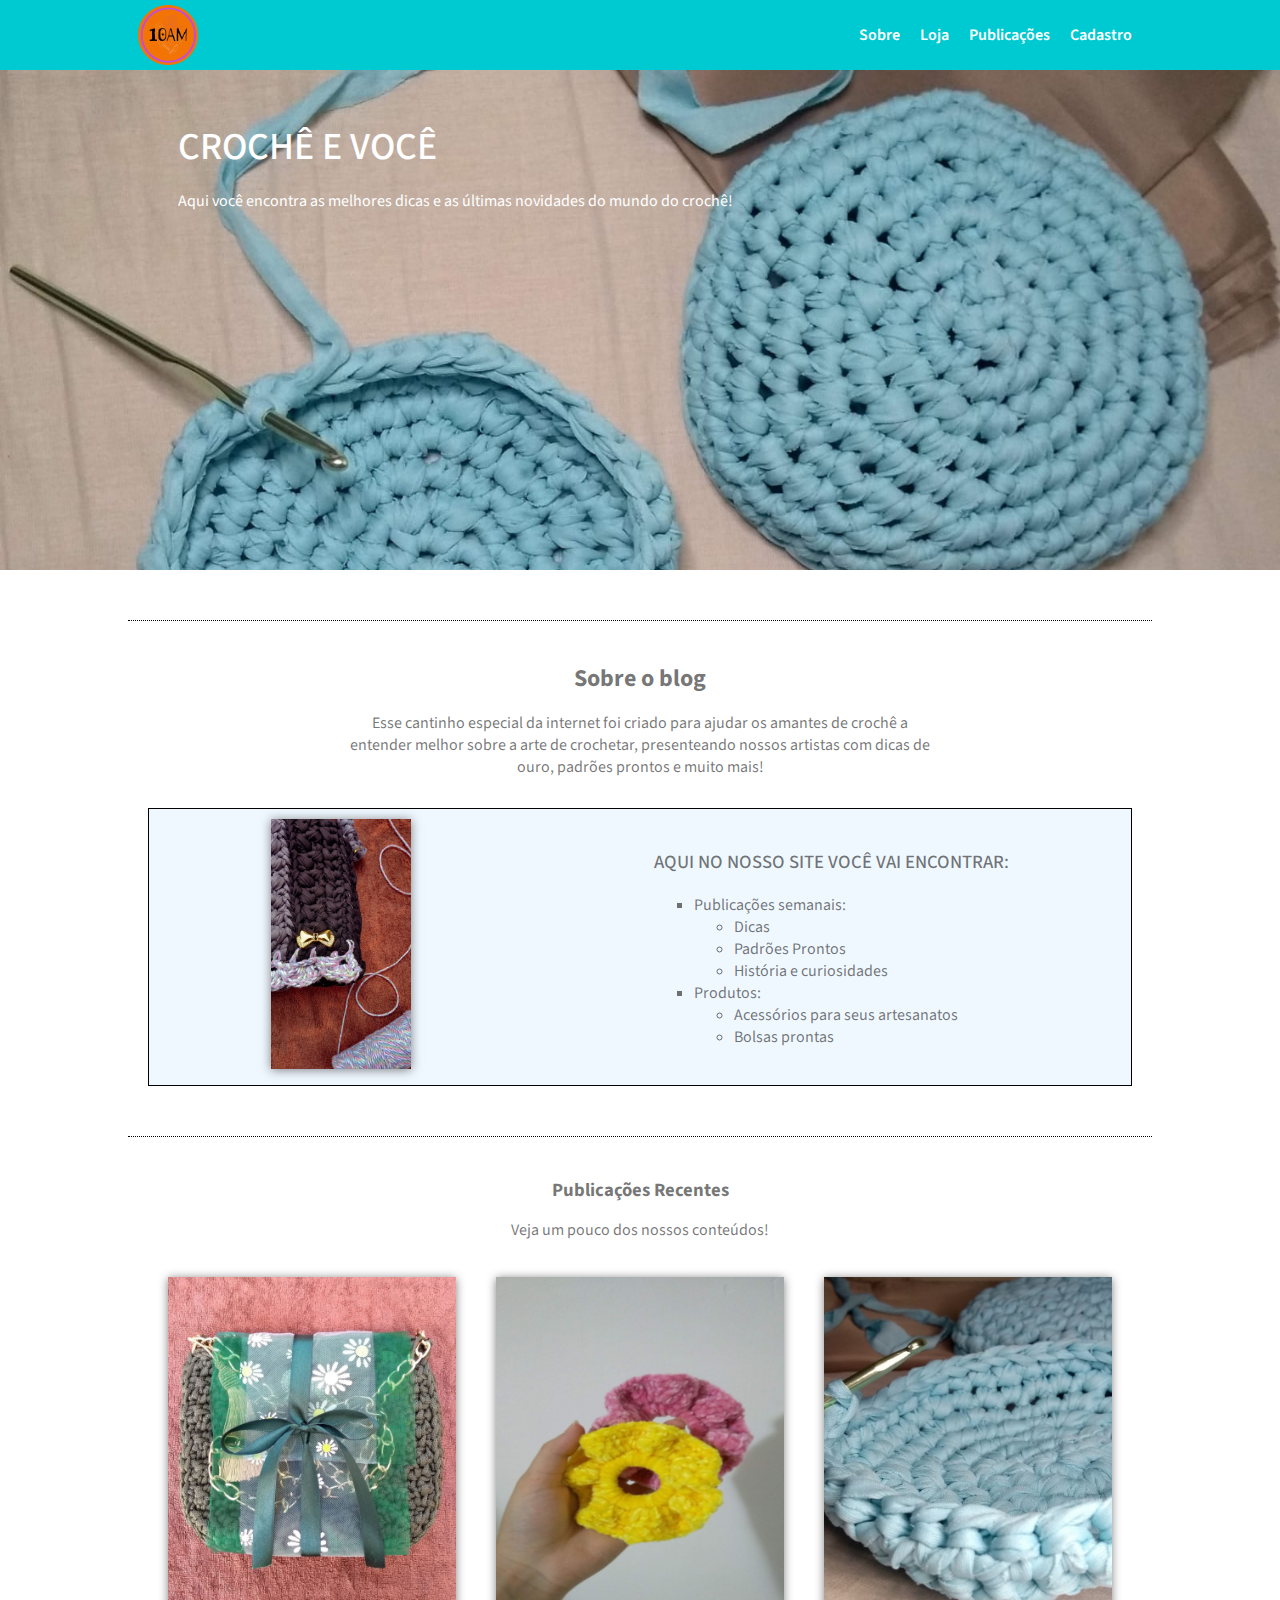
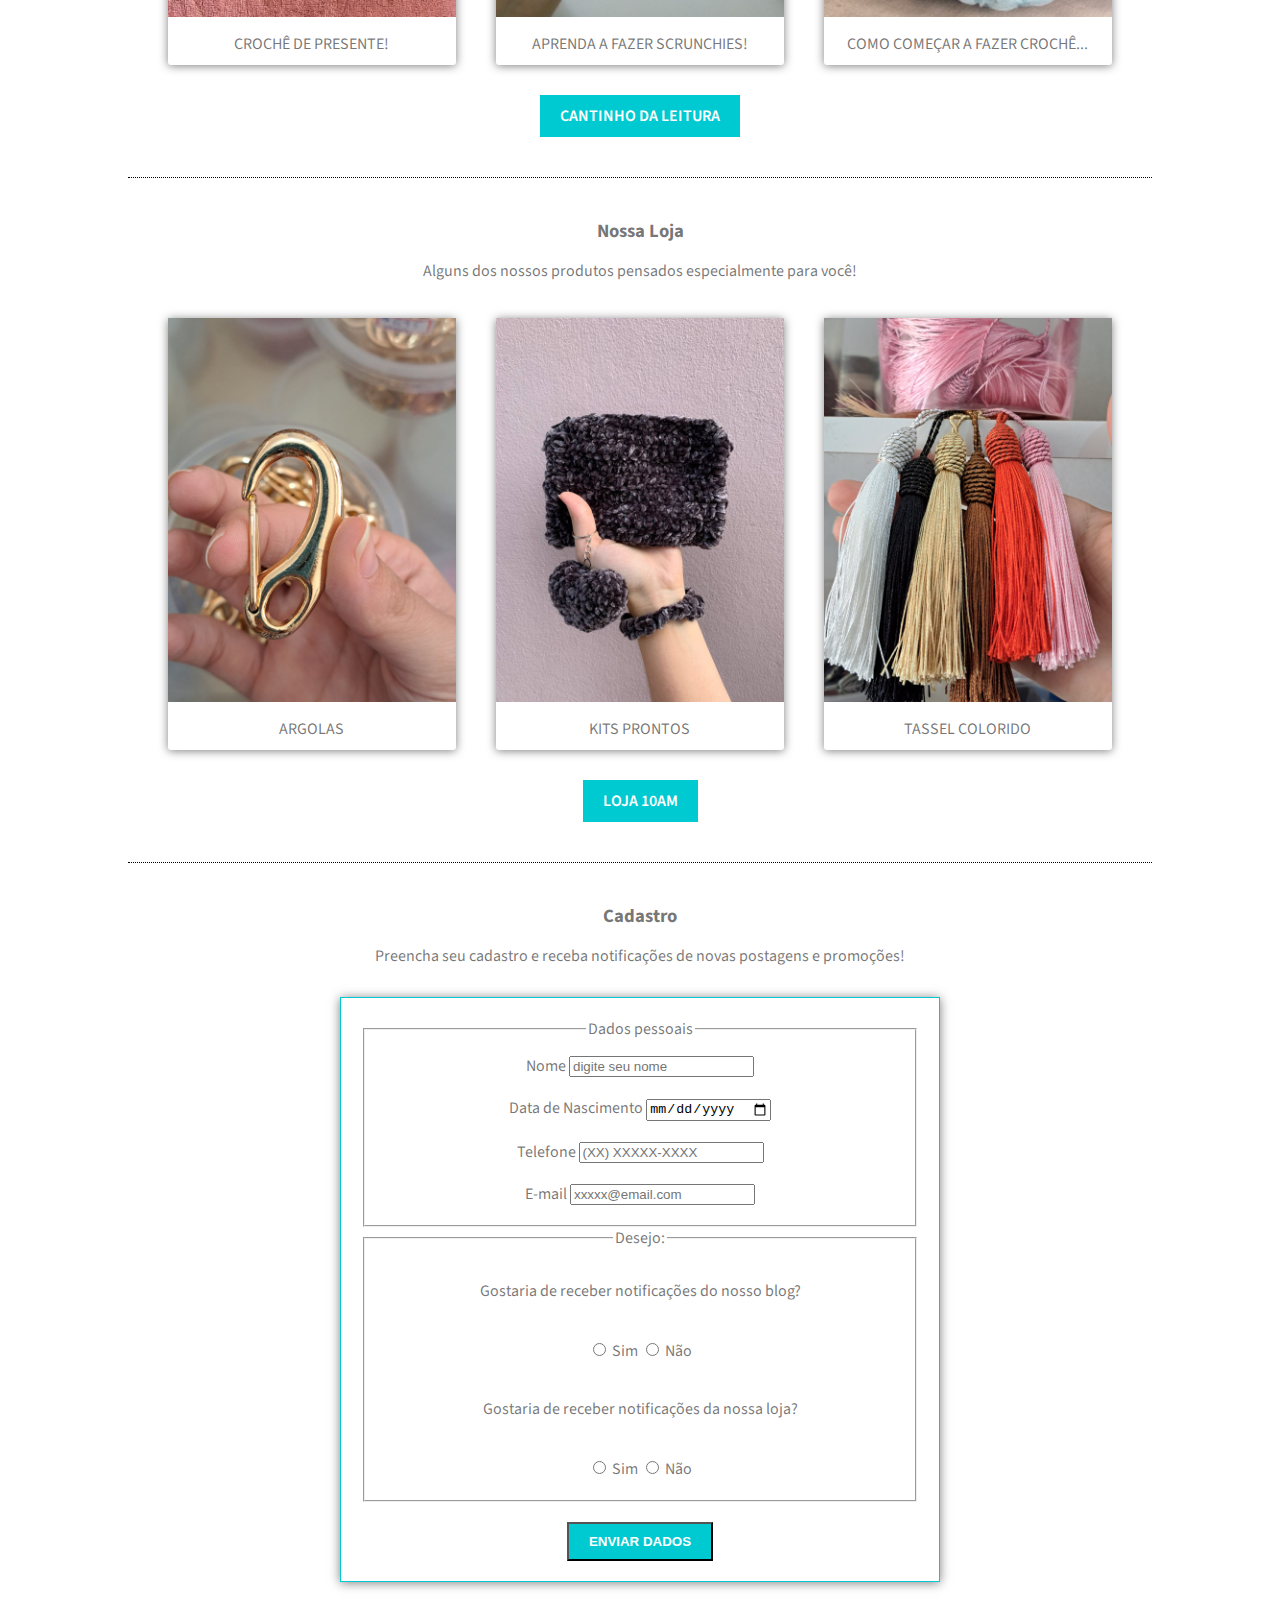
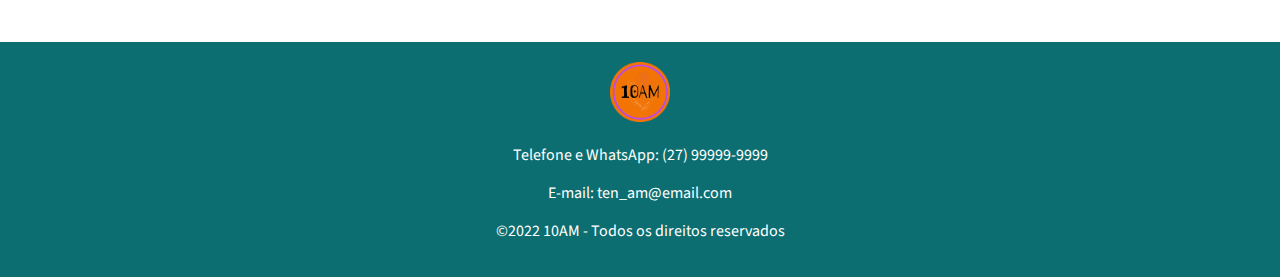
<file: index.html>
<!DOCTYPE html>
<html lang="pt-BR">
<head>

  <meta charset="UTF-8">
  <meta name="viewport" content="width=device-width, initial-scale=1.0">
  <meta name="description" content="Aprenda tudo sobre crochê e encontre os melhores materiais no mesmo lugar.">
  <link rel="stylesheet" href="estilo.css">
  <link href="https://fonts.googleapis.com/css2?family=Source+Sans+Pro:ital,wght@0,200;0,300;0,400;0,600;0,700;0,900;1,200;1,300;1,400;1,600;1,700;1,900&display=swap" rel="stylesheet">
  <title>Mundo do Crochê</title>

</head>

<body>

  <header class="topo">
    <div class="container-topo">
      <div class="topo-titulo">
        <a href="index.html">
          <img class="topo-logo" src="imagens/logo.png" alt="Logo" title="10AM Logo">
        </a>
      </div>

      <nav class="topo-links">
        <a href="#sobre">Sobre</a>
        <a href="loja.html">Loja</a>
        <a href="blog.html">Publicações</a>
        <a href="#contato">Cadastro</a>
      </nav>
    </div>

  </header>

  <main>

    <section class="introducao">
      <div class="introducao-titulo">
        <h1>Crochê e Você</h1>
        <p> Aqui você encontra as melhores dicas e as últimas novidades do mundo do crochê!</p>
      </div>
    </section>

    <section id="sobre" class="secao-sobre container">
      <div class="container-conteudo">
        <h2>Sobre o blog</h2>
        <p>Esse cantinho especial da internet foi criado para ajudar os amantes de crochê a entender melhor sobre a arte de crochetar, presenteando
            nossos artistas com dicas de ouro, padrões prontos e muito mais!</p>
      </div>

      <div class="box-sobre">
        <div>
            <img src="imagens/wallpaper-bolsa-fio.jpeg" alt="imagem bolsa" title="Imagem bolsa crochê">
        </div>

        <div>
          <h3>Aqui no nosso site você vai encontrar:</h3>
          <ul style="list-style-type:square">
            <li>Publicações semanais:</li>
                <ul>
                    <li>Dicas</li>
                    <li>Padrões Prontos</li>
                    <li>História e curiosidades</li>
                </ul>
            <li>Produtos:</li>
                <ul>
                    <li>Acessórios para seus artesanatos</li>
                    <li>Bolsas prontas</li>
                </ul>
          </ul>
        </div>
      </div>
    </section>

    <section id="publicacoes" class="secao-info container">
        <div class="container-conteudo">
          <h3>Publicações Recentes</h3>
          <p>Veja um pouco dos nossos conteúdos!</p>
        </div>
  
        <div class="box-informacao">
          <figure class="box-info">
            <img src="imagens/bolsa-verde-escuro-embrulhada.jpeg" alt="Imagem de um presente" title="Imagem de um presente">
            <figcaption>Crochê de presente!</figcaption>
          </figure>
  
          <figure class="box-info">
            <img src="imagens/xuxinhas-rosa-amarela.jpeg" alt="Imagem de scrunchies" title="Imagem de scrunchies">
            <figcaption>Aprenda a fazer scrunchies!</figcaption>
          </figure>
  
          <figure class="box-info">
            <img src="imagens/wallpaper-bolsa-redonda.jpeg" alt="Imagem de crochê" title="Imagem de crochê">
            <figcaption>Como começar a fazer crochê...</figcaption>
          </figure>
        </div>
  
        <div class="box-link">
          <a class="link-publicacao" href="blog.html">Cantinho da Leitura</a>
        </div>
      </section>

    <section id="loja" class="secao-info container">
      <div class="container-conteudo">
        <h3>Nossa Loja</h3>
        <p>Alguns dos nossos produtos pensados especialmente para você!</p>
      </div>

      <div class="box-informacao">
        <figure class="box-info">
          <img src="imagens/argola-padrao-dourada.jpeg" alt="Imagem de uma argola dourada" title="Imagem de uma argola dourada">
          <figcaption>Argolas</figcaption>
        </figure>

        <figure class="box-info">
          <img src="imagens/kit-carteira-xuxinha-chaveiro.jpeg" alt="Imagem de um kit" title="Imagem de um kit">
          <figcaption>Kits prontos</figcaption>
        </figure>

        <figure class="box-info">
          <img src="imagens/tassels.jpeg" alt="Imagem de tassels" title="Imagem de tassels">
          <figcaption>Tassel colorido</figcaption>
        </figure>
      </div>

      <div class="box-link">
        <a class="link-loja" href="loja.html">Loja 10AM</a>
      </div>
    </section>

    <section id="contato" class="secao-contato container">
        <div class="container-conteudo">
            <h3>Cadastro</h3>
            <p>Preencha seu cadastro e receba notificações de novas postagens e promoções!</p>
            <form method="post" action="">
                <fieldset>
                    <legend>Dados pessoais</legend>
                    <div class="grupo-campo">
                        <label>Nome</label>
                        <input type="text" name="nome" placeholder="digite seu nome" required>
                    </div>
                    <div class="grupo-campo">
                        <label>Data de Nascimento</label>
                        <input type="date" name="data_nascimento" required>
                    </div>
                    <div class="grupo-campo">
                        <label>Telefone</label>
                        <input type="tel" name="telefone" placeholder="(XX) XXXXX-XXXX" required>
                    </div>
                    <div class="grupo-campo">
                        <label>E-mail</label>
                        <input type="email" name="e-mail" placeholder="xxxxx@email.com" required>
                    </div>
                </fieldset>
                <fieldset>
                    <legend>Desejo:</legend>
                    <div class="grupo-campo">
                        <p>Gostaria de receber notificações do nosso blog?</p><br>
                        <input type="radio" name="resposta" id="postagem-sim" value="sim" required/>
                        <label for="postagem-sim">Sim</label>
                        <input type="radio" name="resposta" id="postagem-nao" value="nao"/>
                        <label for="postagem-nao">Não</label>
                    </div>
                    <div class="grupo-campo">
                        <p>Gostaria de receber notificações da nossa loja?</p><br>
                        <input type="radio" name="resposta" id="loja-sim" value="sim" required/>
                        <label for="loja-sim">Sim</label>
                        <input type="radio" name="resposta" id="loja-nao" value="nao"/>
                        <label for="loja-nao">Não</label>
                    </div>
                </fieldset>
                <button type="submit">Enviar dados</button>
            </form>
        </div>
    </section>
  </main>

  <footer>
    <div class="container-footer">
      <img class="topo-logo" src="imagens/logo.png" alt="Logo" title="10AM Logo">

      <p>
        Telefone e WhatsApp: (27) 99999-9999
      </p>
      <p>
        E-mail: ten_am@email.com
      </p>

      <p>
        ©2022 10AM - Todos os direitos reservados
      </p>
    </div>
  </footer>
</body>
</html>
</file>
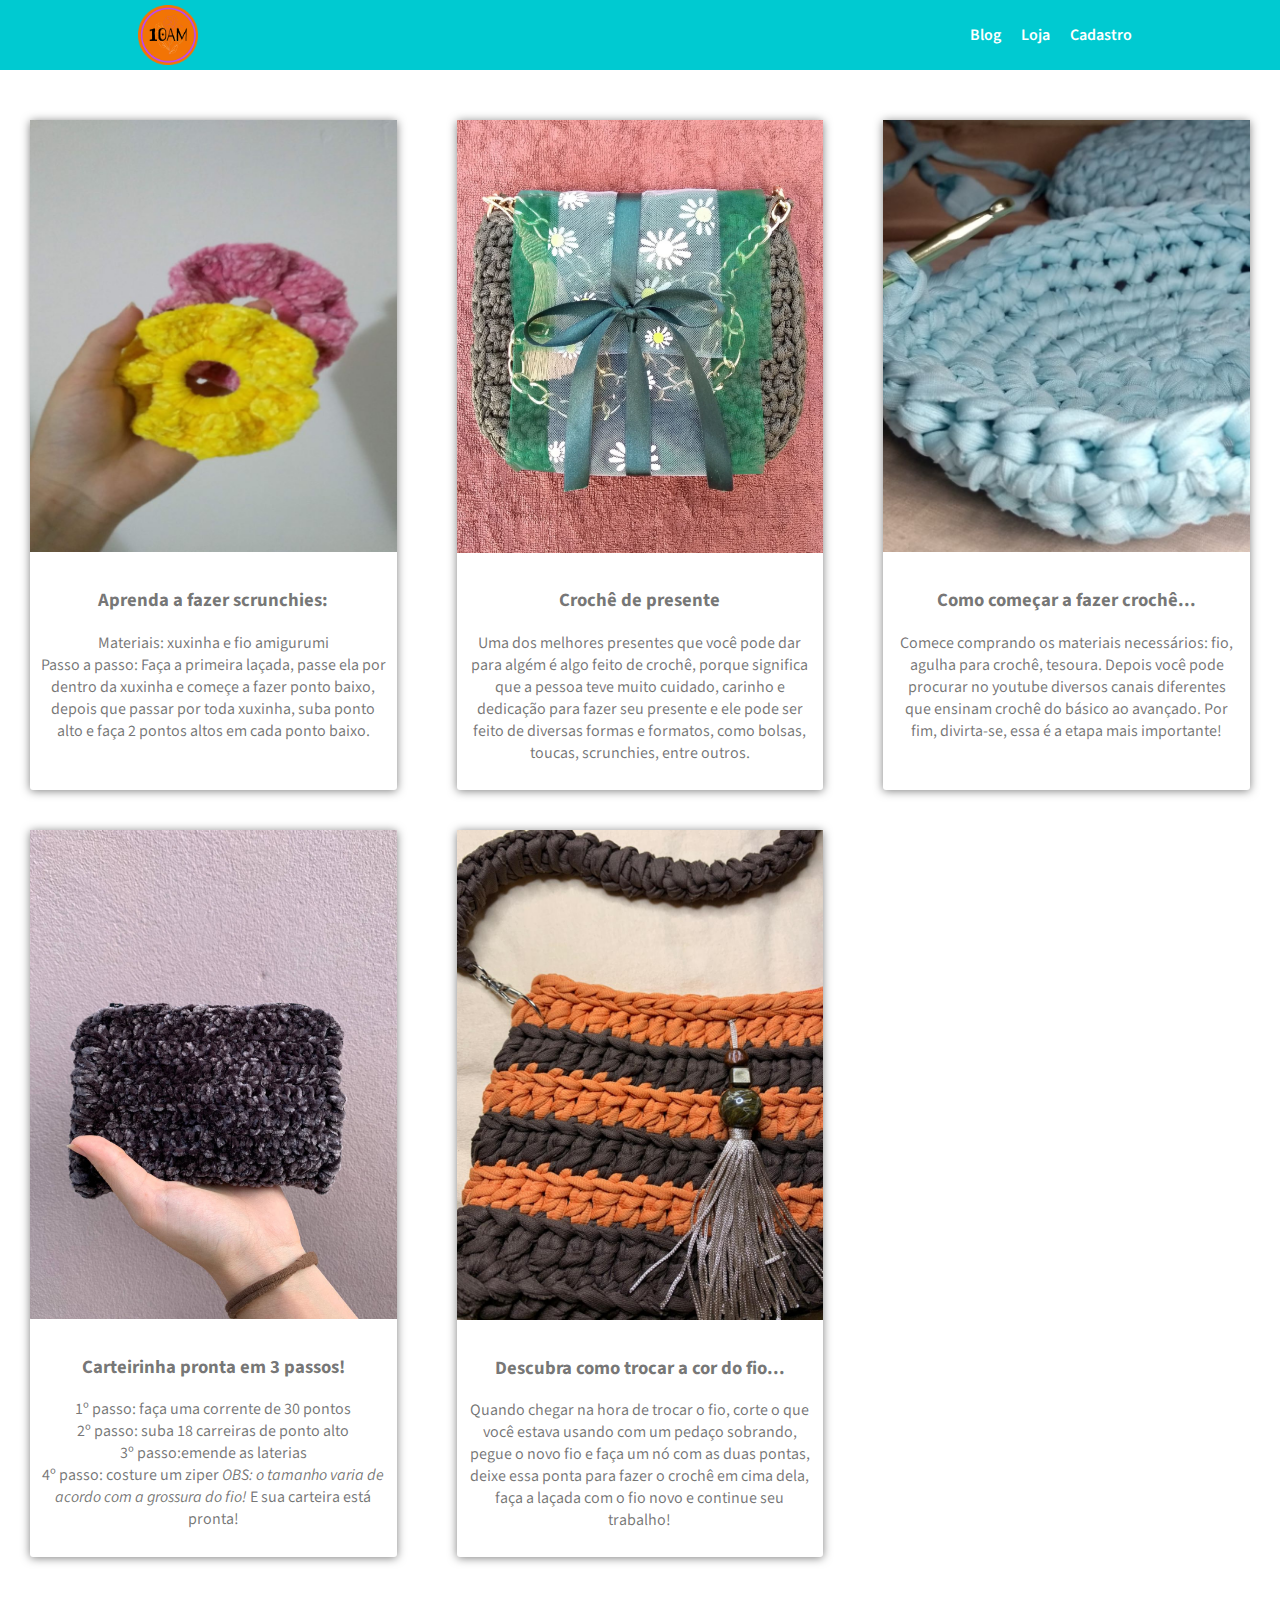
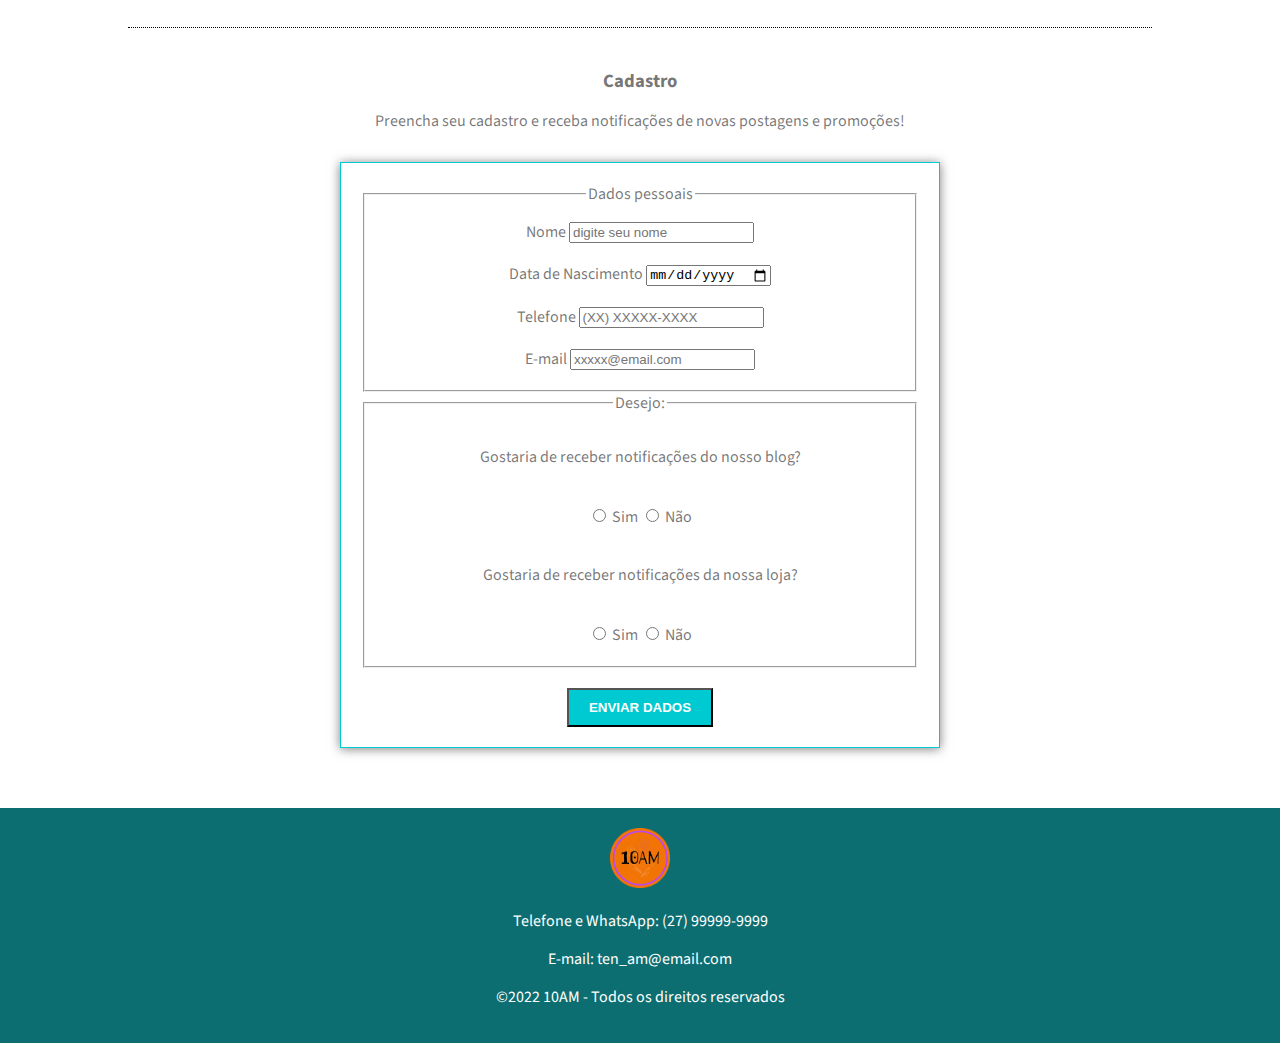
<file: blog.html>
<!DOCTYPE html>
<html lang="pt-BR">
<head>
    <meta charset="UTF-8">
    <meta name="viewport" content="width=device-width, initial-scale=1.0">
    <link rel="stylesheet" href="estilo.css">
    <link rel="stylesheet" href="estilo-blog.css">
    <link href="https://fonts.googleapis.com/css2?family=Source+Sans+Pro:ital,wght@0,200;0,300;0,400;0,600;0,700;0,900;1,200;1,300;1,400;1,600;1,700;1,900&display=swap" rel="stylesheet">
    <title>Cantinho da Leitura</title>
</head>

<body>

    <header class="topo">
        <div class="container-topo">
            <div class="topo-titulo">
                <a href="index.html">
                    <img class="topo-logo" src="imagens/logo.png" alt="Logo" title="10AM Logo">
                </a>
            </div>
    
            <nav class="topo-links">
                <a href="index.html">Blog</a>
                <a href="loja.html">Loja</a>
                <a href="#contato">Cadastro</a>
            </nav>
        </div>
    </header>

    <main>
        <section class="blog">
            <div class="box-blog">
                <img src="imagens/xuxinhas-rosa-amarela.jpeg" alt="imagem xuxinhas" title="imagem xuxinhas-rosa-amarela">
                <div class="blog-descricao">
                    <h3>Aprenda a fazer scrunchies:</h3>
                    <p><span>Materiais:</span> xuxinha e fio amigurumi 
                    <br><span>Passo a passo:</span> Faça a primeira laçada, passe ela por dentro da xuxinha
                    e começe a fazer ponto baixo, depois que passar por toda xuxinha, suba ponto alto e 
                    faça 2 pontos altos em cada ponto baixo. </p>
                </div>
            </div>
            <div class="box-blog">
                <img src="imagens/bolsa-verde-escuro-embrulhada.jpeg" alt="imagem bolsa" title="imagem bolsa embrulhada">
                <div class="blog-descricao">
                    <h3>Crochê de presente</h3>
                    <p>Uma dos melhores presentes que você pode dar para algém é algo feito de crochê, porque
                    significa que a pessoa teve muito cuidado, carinho e dedicação para fazer seu presente e ele 
                    pode ser feito de diversas formas e formatos, como bolsas, toucas, scrunchies, entre outros.</p>               
                </div>
            </div>
            <div class="box-blog">
                <img src="imagens/wallpaper-bolsa-redonda.jpeg" alt="imagem croche" title="imagem aprendendo crochê">
                <div class="blog-descricao">
                    <h3>Como começar a fazer crochê...</h3>
                    <p>Comece comprando os materiais necessários: fio, agulha para crochê, tesoura. Depois 
                    você pode procurar no youtube diversos canais diferentes que ensinam crochê do básico ao
                    avançado. Por fim, divirta-se, essa é a etapa mais importante!</p>
                </div>
            </div>
            <div class="box-blog">
                <img src="imagens/carteira.jpeg" alt="imagem carteira" title="imagem carteira">
                <div class="blog-descricao">
                    <h3>Carteirinha pronta em 3 passos!</h3>
                    <p>1º passo: faça uma corrente de 30 pontos <br>
                    2º passo: suba 18 carreiras de ponto alto <br>
                    3º passo:emende as laterias <br>
                    4º passo: costure um ziper
                    <i>OBS: o tamanho varia de acordo com a grossura do fio!</i>
                    E sua carteira está pronta!</p>
                </div>
            </div>
            <div class="box-blog">
                <img src="imagens/bolsa-abelha.jpeg" alt="imagem bolsa" title="imagem bolsa colorida">
                <div class="blog-descricao">
                    <h3>Descubra como trocar a cor do fio...</h3>
                    <p>Quando chegar na hora de trocar o fio, corte o que você estava usando com um pedaço sobrando,
                    pegue o novo fio e faça um nó com as duas pontas, deixe essa ponta para fazer o 
                    crochê em cima dela, faça a laçada com o fio novo e continue seu trabalho!</p>
                </div>
            </div>
        </section>

        <section id="contato" class="secao-contato container">
            <div class="container-conteudo">
                <h3>Cadastro</h3>
                <p>Preencha seu cadastro e receba notificações de novas postagens e promoções!</p>
                <form method="post" action="">
                    <fieldset>
                        <legend>Dados pessoais</legend>
                        <div class="grupo-campo">
                            <label>Nome</label>
                            <input type="text" name="nome" placeholder="digite seu nome" required>
                        </div>
                        <div class="grupo-campo">
                            <label>Data de Nascimento</label>
                            <input type="date" name="data_nascimento" required>
                        </div>
                        <div class="grupo-campo">
                            <label>Telefone</label>
                            <input type="tel" name="telefone" placeholder="(XX) XXXXX-XXXX" required>
                        </div>
                        <div class="grupo-campo">
                            <label>E-mail</label>
                            <input type="email" name="e-mail" placeholder="xxxxx@email.com" required>
                        </div>
                    </fieldset>
                    <fieldset>
                        <legend>Desejo:</legend>
                        <div class="grupo-campo">
                            <p>Gostaria de receber notificações do nosso blog?</p><br>
                            <input type="radio" name="resposta" id="postagem-sim" value="sim" required/>
                            <label for="postagem-sim">Sim</label>
                            <input type="radio" name="resposta" id="postagem-nao" value="nao"/>
                            <label for="postagem-nao">Não</label>
                        </div>
                        <div class="grupo-campo">
                            <p>Gostaria de receber notificações da nossa loja?</p><br>
                            <input type="radio" name="resposta" id="loja-sim" value="sim" required/>
                            <label for="loja-sim">Sim</label>
                            <input type="radio" name="resposta" id="loja-nao" value="nao"/>
                            <label for="loja-nao">Não</label>
                        </div>
                    </fieldset>
                    <button type="submit">Enviar dados</button>
                </form>
            </div>
        </section>
    </main>

    <footer>
        <div class="container-footer">
          <img class="topo-logo" src="imagens/logo.png" alt="Logo" title="10AM Logo">
    
          <p>
            Telefone e WhatsApp: (27) 99999-9999
          </p>
          <p>
            E-mail: ten_am@email.com
          </p>
    
          <p>
            ©2022 10AM - Todos os direitos reservados
          </p>
        </div>
      </footer>
      
</body>
</html>
</file>
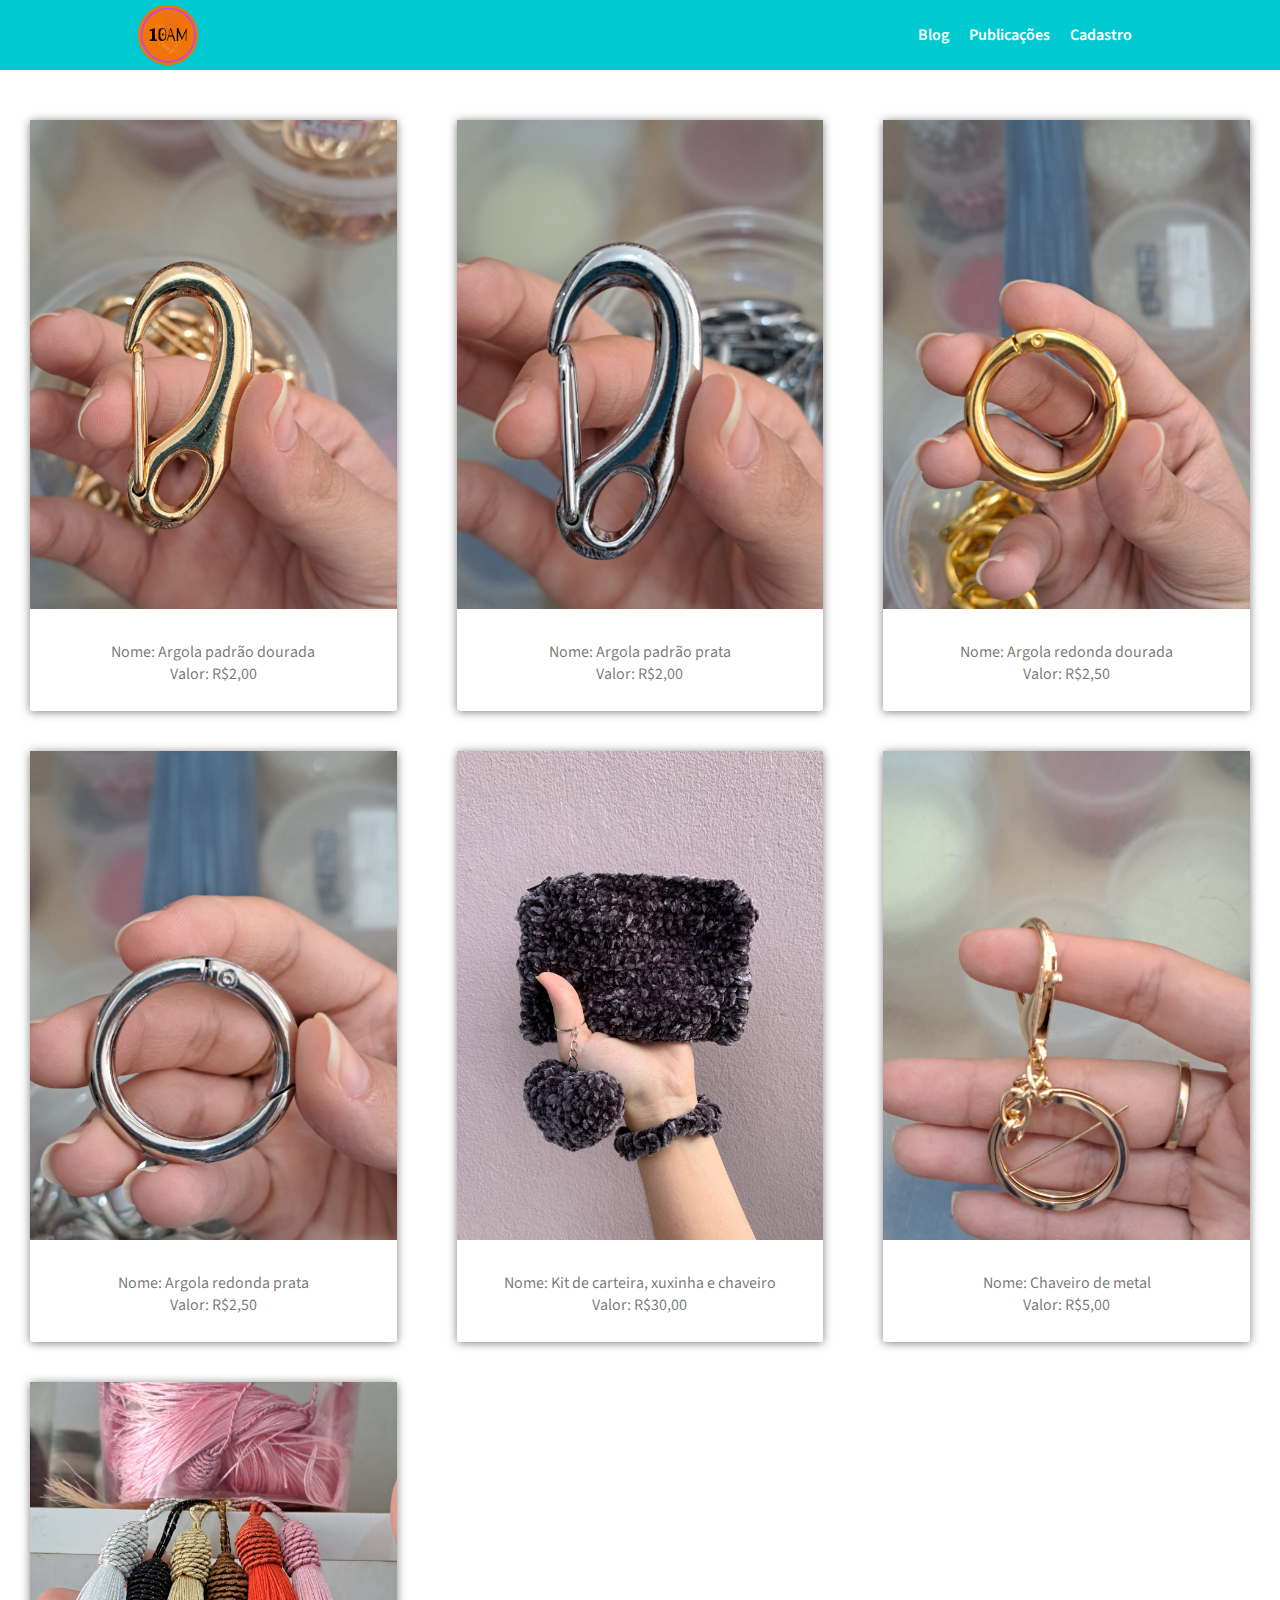
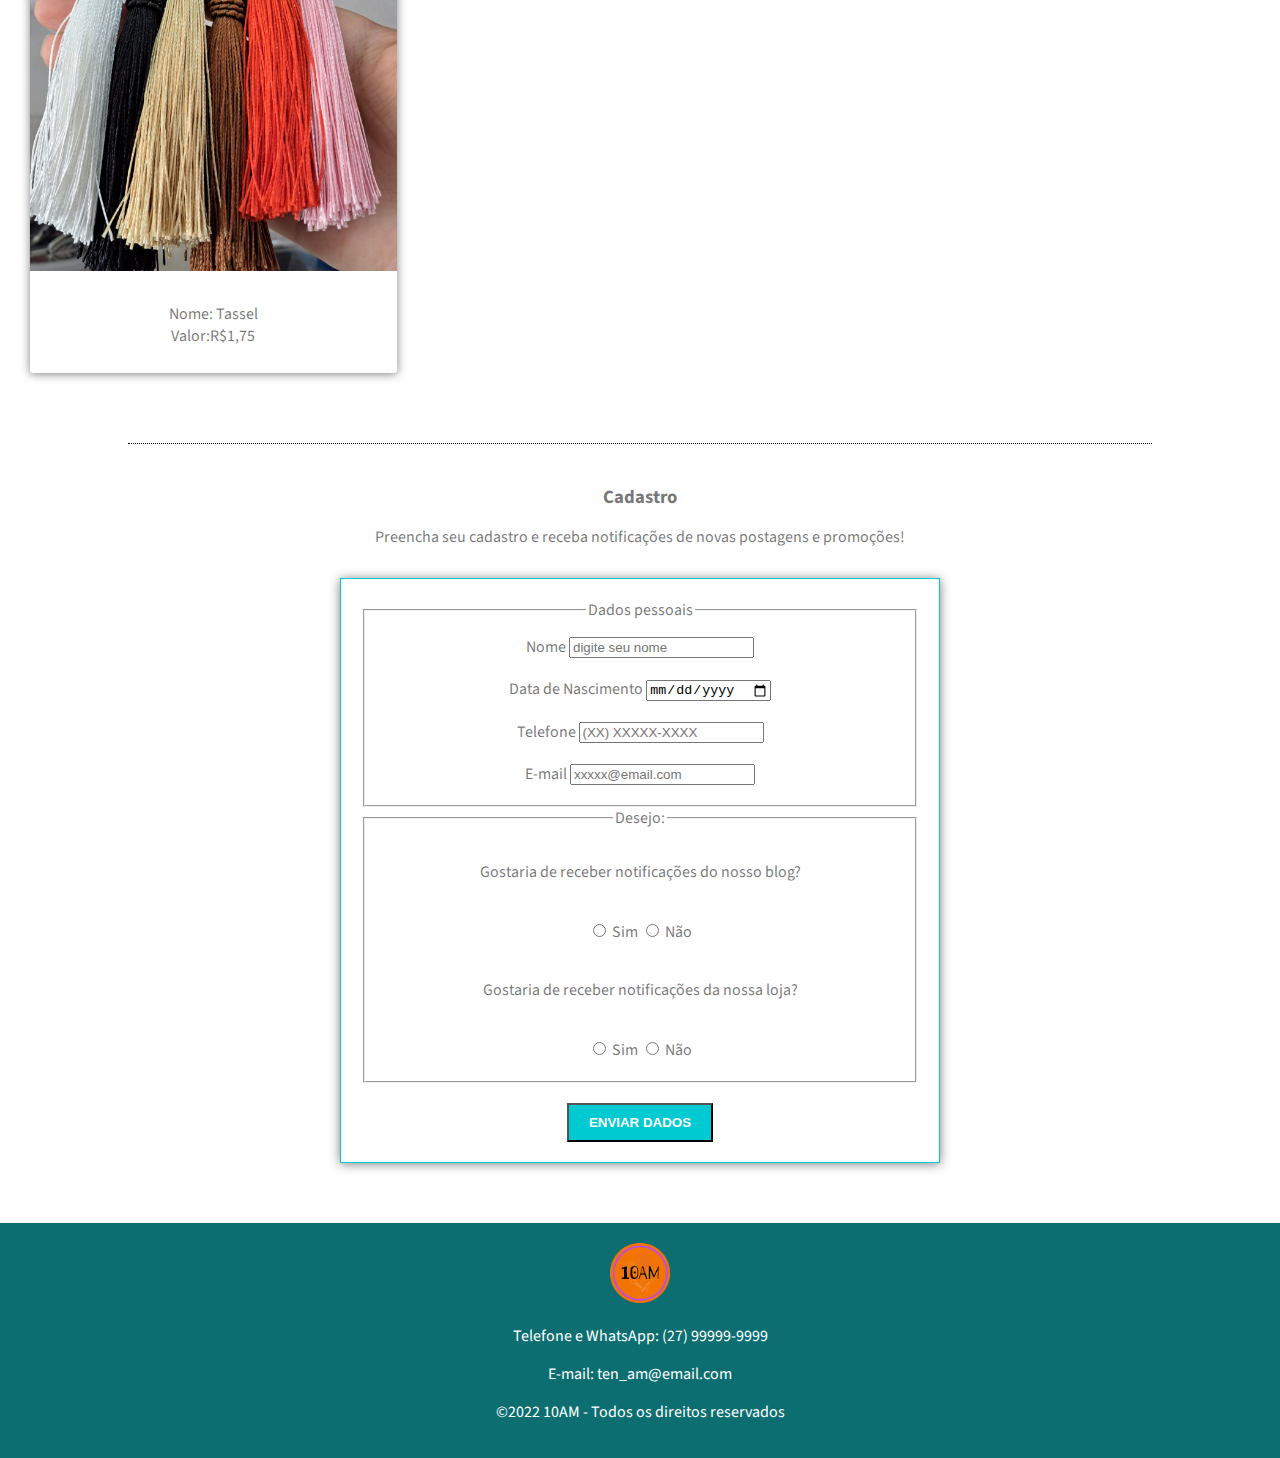
<file: loja.html>
<!DOCTYPE html>
<html lang="pt-BR">
<head>
    <meta charset="UTF-8">
    <meta name="viewport" content="width=device-width, initial-scale=1.0">
    <link rel="stylesheet" href="estilo.css">
    <link rel="stylesheet" href="estilo-loja.css">
    <link href="https://fonts.googleapis.com/css2?family=Source+Sans+Pro:ital,wght@0,200;0,300;0,400;0,600;0,700;0,900;1,200;1,300;1,400;1,600;1,700;1,900&display=swap" rel="stylesheet">
    <title>10AM Loja</title>
</head>

<body>

    <header class="topo">
        <div class="container-topo">
            <div class="topo-titulo">
                <a href="index.html">
                    <img class="topo-logo" src="imagens/logo.png" alt="Logo" title="10AM Logo">
                </a>
            </div>
    
            <nav class="topo-links">
                <a href="index.html">Blog</a>
                <a href="blog.html">Publicações</a>
                <a href="#contato">Cadastro</a>
            </nav>
        </div>
    </header>

    <main>
        <section class="produtos">
            <div class="box-produto">
                <img src="imagens/argola-padrao-dourada.jpeg" alt="imagem argola" title="imagem argola-padrao-dourada">              
                <div class="produto-descricao">
                    <p>Nome: Argola padrão dourada<br>Valor: R$2,00</p>
                </div>
            </div>
            <div class="box-produto">
                <img src="imagens/argola-padrao-prata.jpeg" alt="imagem argola" title="imagem argola-padrao-prata">
                <div class="produto-descricao">
                    <p>Nome: Argola padrão prata<br>Valor: R$2,00</p>
                </div>
            </div>
            <div class="box-produto">
                <img src="imagens/argola-redonda-dourada.jpeg" alt="imagem argola" title="imagem argola-redonda-dourada">
                <div class="produto-descricao">
                    <p>Nome: Argola redonda dourada<br>Valor: R$2,50</p>
                </div>
            </div>
            <div class="box-produto">
                <img src="imagens/argola-redonda-prata.jpeg" alt="imagem argola" title="imagem argola-redonda-prata">
                <div class="produto-descricao">
                    <p>Nome: Argola redonda prata<br>Valor: R$2,50</p>
                </div>
            </div>
            <div class="box-produto">
                <img src="imagens/kit-carteira-xuxinha-chaveiro.jpeg" alt="imagem kit" title="imagem kit-carteira-xuxinha-chaveiro">
                <div class="produto-descricao">
                    <p>Nome: Kit de carteira, xuxinha e chaveiro<br>Valor: R$30,00</p>
                </div>
            </div>
            <div class="box-produto">
                <img src="imagens/chaveiro-metal.jpeg" alt="imagem chaveiro" title="imagem chaveiro-metal">
                <div class="produto-descricao">
                    <p>Nome: Chaveiro de metal<br>Valor: R$5,00</p>
                </div>
            </div>
            <div class="box-produto">
                <img src="imagens/tassels.jpeg" alt="imagem tassel" title="imagem tassel">
                <div class="produto-descricao">
                    <p>Nome: Tassel<br>Valor:R$1,75</p>
                </div>
            </div>
        </section>

        <section id="contato" class="secao-contato container">
            <div class="container-conteudo">
                <h3>Cadastro</h3>
                <p>Preencha seu cadastro e receba notificações de novas postagens e promoções!</p>
                <form method="post" action="">
                    <fieldset>
                        <legend>Dados pessoais</legend>
                        <div class="grupo-campo">
                            <label>Nome</label>
                            <input type="text" name="nome" placeholder="digite seu nome" required>
                        </div>
                        <div class="grupo-campo">
                            <label>Data de Nascimento</label>
                            <input type="date" name="data_nascimento" required>
                        </div>
                        <div class="grupo-campo">
                            <label>Telefone</label>
                            <input type="tel" name="telefone" placeholder="(XX) XXXXX-XXXX" required>
                        </div>
                        <div class="grupo-campo">
                            <label>E-mail</label>
                            <input type="email" name="e-mail" placeholder="xxxxx@email.com" required>
                        </div>
                    </fieldset>
                    <fieldset>
                        <legend>Desejo:</legend>
                        <div class="grupo-campo">
                            <p>Gostaria de receber notificações do nosso blog?</p><br>
                            <input type="radio" name="resposta" id="postagem-sim" value="sim" required/>
                            <label for="postagem-sim">Sim</label>
                            <input type="radio" name="resposta" id="postagem-nao" value="nao"/>
                            <label for="postagem-nao">Não</label>
                        </div>
                        <div class="grupo-campo">
                            <p>Gostaria de receber notificações da nossa loja?</p><br>
                            <input type="radio" name="resposta" id="loja-sim" value="sim" required/>
                            <label for="loja-sim">Sim</label>
                            <input type="radio" name="resposta" id="loja-nao" value="nao"/>
                            <label for="loja-nao">Não</label>
                        </div>
                    </fieldset>
                    <button type="submit">Enviar dados</button>
                </form>
            </div>
        </section>
    </main>

    <footer>
        <div class="container-footer">
          <img class="topo-logo" src="imagens/logo.png" alt="Logo" title="10AM Logo">
    
          <p>
            Telefone e WhatsApp: (27) 99999-9999
          </p>
          <p>
            E-mail: ten_am@email.com
          </p>
    
          <p>
            ©2022 10AM - Todos os direitos reservados
          </p>
        </div>
      </footer>

</body>
</html>
</file>
<file: estilo.css>
/* Estilos Gerais */
* {
    box-sizing: border-box;
  }
  
  body {
    margin: 0;
    padding: 0;
    background-color: #fff;
    font-family: 'Source Sans Pro', sans-serif;
  }
  
  main {
    color: #0000008c;
    margin-bottom: 60px;
  }
  
  .container {
    max-width: 1024px;
    margin: 50px auto 0 auto;
    border-top: black dotted 1px;
  }
  
  .container-footer{
    max-width: 1024px;
    margin: 0 auto;
  }

  .container-topo{
    max-width: 1024px;
    margin: 0 auto;
  }

  .container-conteudo {
    max-width: 600px;
    margin: 0 auto;
    text-align: center;
  }
  
  .container-conteudo h2, .container-conteudo h3 {
    margin:0;
  }
  
  /* Início CSS Topo */
  .topo {
    background-color: #00cad1;
    width: 100%;
    padding: 5px 0;
  }
  .topo .container-topo {
    display: flex;
    align-items: center;
    justify-content: space-between;
    width: 100%;
    min-height: 60px;
    padding: 0 10px;
    margin: 0 auto;
  }
  
  .topo-titulo {
    font-weight: 600;
    font-size: 28px;
    color: #fff;
    display: flex;
    justify-content: center;
    align-items: center;
  }
  .topo-titulo a {
    display: flex;
  }
  
  .topo-logo {
    height: 60px;
  }
  
  .topo-links{
    display: flex;
  }
  
  .topo-links a {
    padding: 10px;
    text-decoration: none;
    color: #fff;
    font-weight: 600;
  }
  
  .topo-links a:hover {
    color: #004b4c;
  }
  
  @media (max-width: 425px) {
    .topo .container { flex-direction: column; }
    .topo-titulo { margin: 10px 0; }
    .topo-links { width: 100%; border-top: 1px solid #009fa5; justify-content: space-around;}
  }
  /* Fim CSS Topo */
  
  
  /* Início CSS Rodapé */
  footer {
    background-color: #0d6e71;
    color: #fff;
    padding: 20px;
  }
  
  footer .container-footer {
    text-align: center;
  }
  /* Fim CSS Rodapé */
  
  
  #sobre,
  #loja,
  #contato,
  #publicacoes {
    padding: 40px 20px 0;
  }
  
  .introducao {
    position: relative;
    background-image: url('imagens/wallpaper-horizontal.jpeg');
    background-repeat: no-repeat;
    background-size:cover;
    width: 100%;
    height: 500px;
  }
  
  .introducao-titulo{
    height: 100%;
    color: #fff;
    padding: 50px;
    display: block;
    max-width: 1024px;
    margin: 0 auto;
  }
  
  .introducao h1 {
    font-weight: 500;
    text-transform: uppercase;
    font-size: 38px;
    margin: 0;
  }
  
  .box-sobre {
    display: flex;
    justify-content: space-around;
    align-items: center;
    margin-top: 30px;
    background-color: aliceblue;
    padding: 10px 0;
    border: black solid 0.5px;
  }
  
  .box-sobre h3 {
    font-weight: 500;
    text-transform: uppercase;
  }
  
  .box-sobre img {
    height: 250px;
    box-shadow: 0px 1px 10px rgb(0 0 0 / 50%);
  }
  
  .box-informacao {
    display: flex;
    flex-flow: row wrap;
  }
  
  .box-info{
    border-radius: 3px;
    box-shadow: 0px 1px 10px rgb(0 0 0 / 50%);
    margin: 20px;
    width: calc(100% / 3 - 40px);
  }
  
  .box-info img {
    width: 100%; 
  }
  
  .box-info figcaption {
    text-align: center;
    padding: 10px;
    text-transform: uppercase;
  }
  
  .box-link {
    text-align: center;
    margin-top: 20px;
  }
  
  .link-publicacao, .link-loja {
    background-color: #00cad1;
    color: #fff;
    font-weight: 600;
    text-transform: uppercase;
    padding: 10px 20px;
    text-decoration: none;
  }

  .grupo-campo{
    padding: 10px 5px;
  }

  form{
    margin-top: 30px;
    border: #00cad1 solid 0.5px;
    box-shadow: 0px 1px 10px rgb(0 0 0 / 50%);
    padding:20px;
  }

  form button{
    margin-top: 20px;
    background-color: #00cad1;
    color: #fff;
    font-weight: 600;
    text-transform: uppercase;
    padding: 10px 20px;
  }

  @media (max-width: 1024px) {
    .introducao { height: 400px;}
  }
  
  @media (max-width: 768px) {
    .introducao { height: 300px;}
    .box-sobre img { display: none;}
    .box-informacao {justify-content: center;}
    .box-info {
      width: calc(100% / 2 - 40px);
    }
  }
  
  @media (max-width: 425px) {
    .introducao { height: 200px;}
    .introducao h1 { font-size: 28px;}
    .box-info {
      width: 100%;
    }
  }
</file>
<file: estilo-blog.css>
.blog{
    display: flex;
    flex-flow: row wrap;
    margin: 30px auto;
    width: 100%
}

.box-blog {
        border-radius: 3px;
        box-shadow: 0px 1px 10px rgb(0 0 0 / 50%);
        margin: 20px 30px;
        width: calc(100% / 3 - 60px);
}

.box-blog img{
    width: 100%;
}

.blog-descricao{
    text-align: center;
    padding: 10px;
}

@media (max-width: 768px) {
    .box-blog {
      width: 100%;
    }
}
</file>
<file: estilo-loja.css>
.produtos{
    display: flex;
    flex-flow: row wrap;
    margin: 30px auto;
    width: 100%
}

.box-produto {
        border-radius: 3px;
        box-shadow: 0px 1px 10px rgb(0 0 0 / 50%);
        margin: 20px 30px;
        width: calc(100% / 3 - 60px);
}

.box-produto img{
    width: 100%;
}

.produto-descricao{
    text-align: center;
    padding: 10px;
}

@media (max-width: 768px) {
    .box-produto {
      width: calc(100% / 2 - 60px);
    }
}

@media (max-width: 425px) {
    .box-produto {
      width: 100%;
    }
}
</file>
